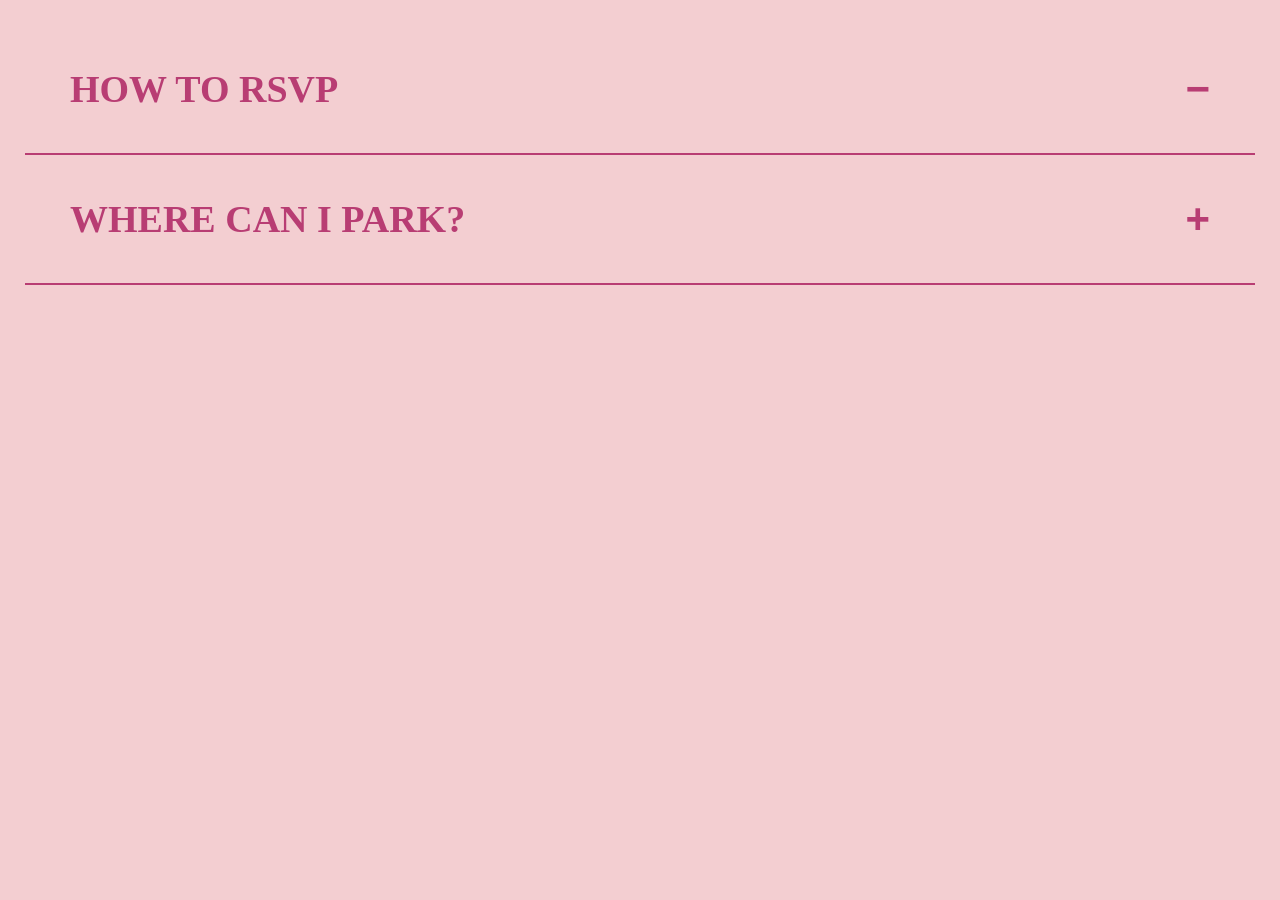
<file: index.html>
<!DOCTYPE html>
<html lang="en">
<head>
<meta charset="UTF-8">
<meta name="viewport" content="width=device-width, initial-scale=1.0">
<title>Wedding FAQs</title>

<style>
* {
  box-sizing: border-box;
}

body {
  margin: 0;
  background: #f3ced1;
  color: #b83d73;
  font-family: Georgia, serif;
}

.faq {
  width: 100%;
  padding: 25px;
}

.faq-item {
  border-bottom: 2px solid #b83d73;
}

.faq-question {
  width: 100%;
  background: transparent;
  border: 0;
  padding: 40px 45px;
  display: flex;
  justify-content: space-between;
  align-items: center;
  color: #b83d73;
  font-family: Georgia, serif;
  font-size: clamp(20px, 4vw, 38px);
  font-weight: bold;
  text-align: left;
  cursor: pointer;
}

.icon {
  font-family: Arial, sans-serif;
  font-size: 42px;
  margin-left: 15px;
}

.faq-answer {
  display: none;
  padding: 10px 45px 65px;
  font-family: Arial, sans-serif;
  font-style: italic;
  font-size: clamp(17px, 3vw, 38px);
  line-height: 1.55;
}

.faq-item.open .faq-answer {
  display: block;
}

@media(max-width:600px) {
  .faq {
    padding: 12px;
  }

  .faq-question {
    padding: 28px 15px;
  }

  .faq-answer {
    padding: 5px 15px 35px;
  }
}
</style>
</head>

<body>

<div class="faq">

  <div class="faq-item">
    <button class="faq-question">
      <span>HOW TO RSVP</span>
      <span class="icon">−</span>
    </button>
    <div class="faq-answer">
      Please fill up the RSVP form or you may
      send us a personal message on our
      Facebook accounts. Please respond as
      this would greatly help us in allocation
      of seats on the event.
    </div>
  </div>

  <div class="faq-item">
    <button class="faq-question">
      <span>WHERE CAN I PARK?</span>
      <span class="icon">+</span>
    </button>
    <div class="faq-answer">
      Parking is available at the designated
      parking area of the venue. Please follow
      the parking signs and instructions
      upon arrival.
    </div>
  </div>

</div>

<script>
document.querySelectorAll('.faq-question')
.forEach(button => {
  button.addEventListener('click', () => {
    const item = button.parentElement;
    const isOpen = item.classList.toggle('open');

    button.querySelector('.icon').textContent =
      isOpen ? '−' : '+';
  });
});
</script>

</body>
</html>
</file>
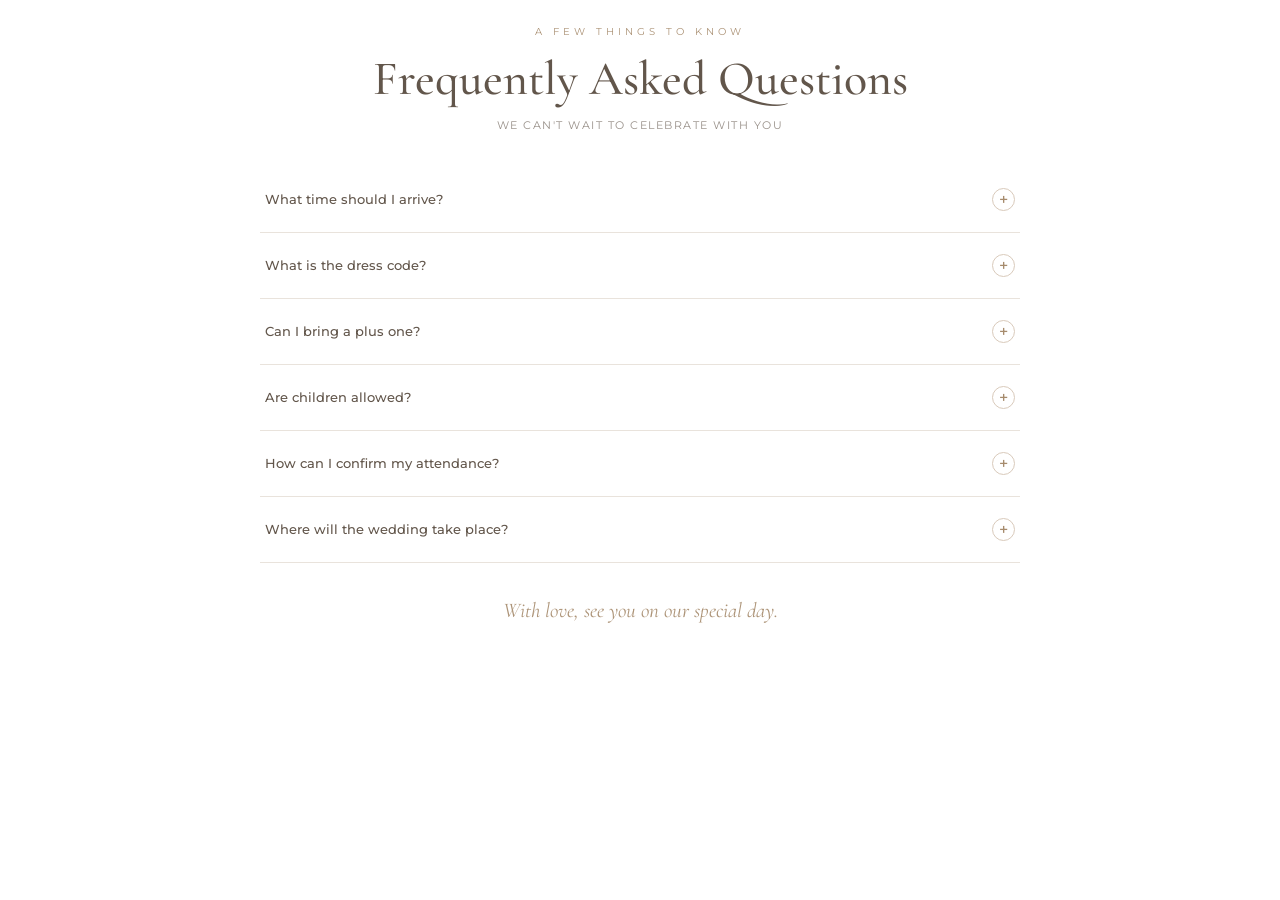
<file: faq.html>
<!DOCTYPE html>
<html lang="en">
<head>
  <meta charset="UTF-8">
  <meta name="viewport" content="width=device-width, initial-scale=1.0">

  <title>Wedding FAQ</title>

  <link rel="preconnect" href="https://fonts.googleapis.com">
  <link rel="preconnect" href="https://fonts.gstatic.com" crossorigin>
  <link href="https://fonts.googleapis.com/css2?family=Cormorant+Garamond:wght@400;500;600&family=Montserrat:wght@400;500;600&display=swap" rel="stylesheet">

  <style>
    * {
      box-sizing: border-box;
    }

    body {
      margin: 0;
      padding: 25px 18px;
      background: #ffffff;
      color: #45413e;
      font-family: 'Montserrat', sans-serif;
    }

    .faq-container {
      max-width: 760px;
      margin: 0 auto;
    }

    .faq-header {
      text-align: center;
      margin-bottom: 35px;
    }

    .eyebrow {
      font-size: 10px;
      letter-spacing: 4px;
      color: #ad9478;
      text-transform: uppercase;
      margin-bottom: 12px;
    }

    .faq-header h1 {
      font-family: 'Cormorant Garamond', serif;
      font-size: clamp(34px, 7vw, 48px);
      font-weight: 500;
      margin: 0;
      color: #62564b;
    }

    .subtitle {
      font-size: 11px;
      letter-spacing: 1.5px;
      color: #99918a;
      margin-top: 10px;
    }

    .faq-item {
      border-bottom: 1px solid #e9e3dc;
    }

    .faq-question {
      width: 100%;
      border: none;
      background: transparent;
      padding: 21px 5px;
      display: flex;
      align-items: center;
      justify-content: space-between;
      gap: 15px;
      text-align: left;
      cursor: pointer;
      color: #62564b;
      font-family: 'Montserrat', sans-serif;
      font-size: 13px;
      font-weight: 500;
      line-height: 1.6;
    }

    .faq-question:hover {
      color: #a68b6d;
    }

    .faq-icon {
      flex-shrink: 0;
      width: 23px;
      height: 23px;
      border: 1px solid #d9cabb;
      border-radius: 50%;
      display: flex;
      justify-content: center;
      align-items: center;
      color: #a68b6d;
      font-size: 16px;
      transition: transform 0.3s ease;
    }

    .faq-question[aria-expanded="true"] .faq-icon {
      transform: rotate(45deg);
    }

    .faq-answer {
      display: grid;
      grid-template-rows: 0fr;
      transition: grid-template-rows 0.3s ease;
    }

    .faq-answer.open {
      grid-template-rows: 1fr;
    }

    .faq-answer-inner {
      overflow: hidden;
      min-height: 0;
    }

    .faq-answer p {
      margin: 0;
      padding: 0 38px 21px 5px;
      font-size: 12px;
      line-height: 1.9;
      color: #89817a;
    }

    .faq-footer {
      text-align: center;
      padding-top: 35px;
      color: #ad9478;
      font-family: 'Cormorant Garamond', serif;
      font-size: 21px;
      font-style: italic;
    }

    @media (max-width: 480px) {
      body {
        padding: 22px 14px;
      }

      .faq-header {
        margin-bottom: 25px;
      }

      .faq-question {
        font-size: 12px;
      }
    }
  </style>
</head>

<body>

  <main class="faq-container">

    <header class="faq-header">
      <div class="eyebrow">A Few Things to Know</div>
      <h1>Frequently Asked Questions</h1>
      <p class="subtitle">WE CAN'T WAIT TO CELEBRATE WITH YOU</p>
    </header>

    <section id="faq-list" aria-label="Wedding frequently asked questions">

      <div class="faq-item">
        <button class="faq-question"
          aria-expanded="false"
          aria-controls="answer-1">
          <span>What time should I arrive?</span>
          <span class="faq-icon" aria-hidden="true">+</span>
        </button>
        <div class="faq-answer" id="answer-1">
          <div class="faq-answer-inner">
            <p>Please arrive at least 30 minutes before the ceremony to allow time for registration and seating.</p>
          </div>
        </div>
      </div>

      <div class="faq-item">
        <button class="faq-question"
          aria-expanded="false"
          aria-controls="answer-2">
          <span>What is the dress code?</span>
          <span class="faq-icon" aria-hidden="true">+</span>
        </button>
        <div class="faq-answer" id="answer-2">
          <div class="faq-answer-inner">
            <p>Our dress code is semi-formal. Kindly refer to our wedding invitation for the suggested attire and color palette.</p>
          </div>
        </div>
      </div>

      <div class="faq-item">
        <button class="faq-question"
          aria-expanded="false"
          aria-controls="answer-3">
          <span>Can I bring a plus one?</span>
          <span class="faq-icon" aria-hidden="true">+</span>
        </button>
        <div class="faq-answer" id="answer-3">
          <div class="faq-answer-inner">
            <p>We can only accommodate guests specifically named on your invitation. Please check your RSVP allocation for your permitted number of guests.</p>
          </div>
        </div>
      </div>

      <div class="faq-item">
        <button class="faq-question"
          aria-expanded="false"
          aria-controls="answer-4">
          <span>Are children allowed?</span>
          <span class="faq-icon" aria-hidden="true">+</span>
        </button>
        <div class="faq-answer" id="answer-4">
          <div class="faq-answer-inner">
            <p>Please refer to the names and guest allocation indicated in your invitation. We appreciate your understanding.</p>
          </div>
        </div>
      </div>

      <div class="faq-item">
        <button class="faq-question"
          aria-expanded="false"
          aria-controls="answer-5">
          <span>How can I confirm my attendance?</span>
          <span class="faq-icon" aria-hidden="true">+</span>
        </button>
        <div class="faq-answer" id="answer-5">
          <div class="faq-answer-inner">
            <p>Please visit the RSVP section of our wedding website, search your full name, and submit your response before the RSVP deadline.</p>
          </div>
        </div>
      </div>

      <div class="faq-item">
        <button class="faq-question"
          aria-expanded="false"
          aria-controls="answer-6">
          <span>Where will the wedding take place?</span>
          <span class="faq-icon" aria-hidden="true">+</span>
        </button>
        <div class="faq-answer" id="answer-6">
          <div class="faq-answer-inner">
            <p>Please check the venue and location details on your wedding invitation. We look forward to seeing you there!</p>
          </div>
        </div>
      </div>

    </section>

    <footer class="faq-footer">
      With love, see you on our special day.
    </footer>

  </main>

  <script>
    const questions = document.querySelectorAll('.faq-question');

    questions.forEach(button => {
      button.addEventListener('click', () => {
        const answer = document.getElementById(
          button.getAttribute('aria-controls')
        );

        const isOpen =
          button.getAttribute('aria-expanded') === 'true';

        // Close all other questions
        questions.forEach(otherButton => {
          otherButton.setAttribute('aria-expanded', 'false');

          const otherAnswer = document.getElementById(
            otherButton.getAttribute('aria-controls')
          );

          otherAnswer.classList.remove('open');
        });

        // Toggle selected question
        if (!isOpen) {
          button.setAttribute('aria-expanded', 'true');
          answer.classList.add('open');
        }
      });
    });
  </script>

</body>
</html>
</file>
